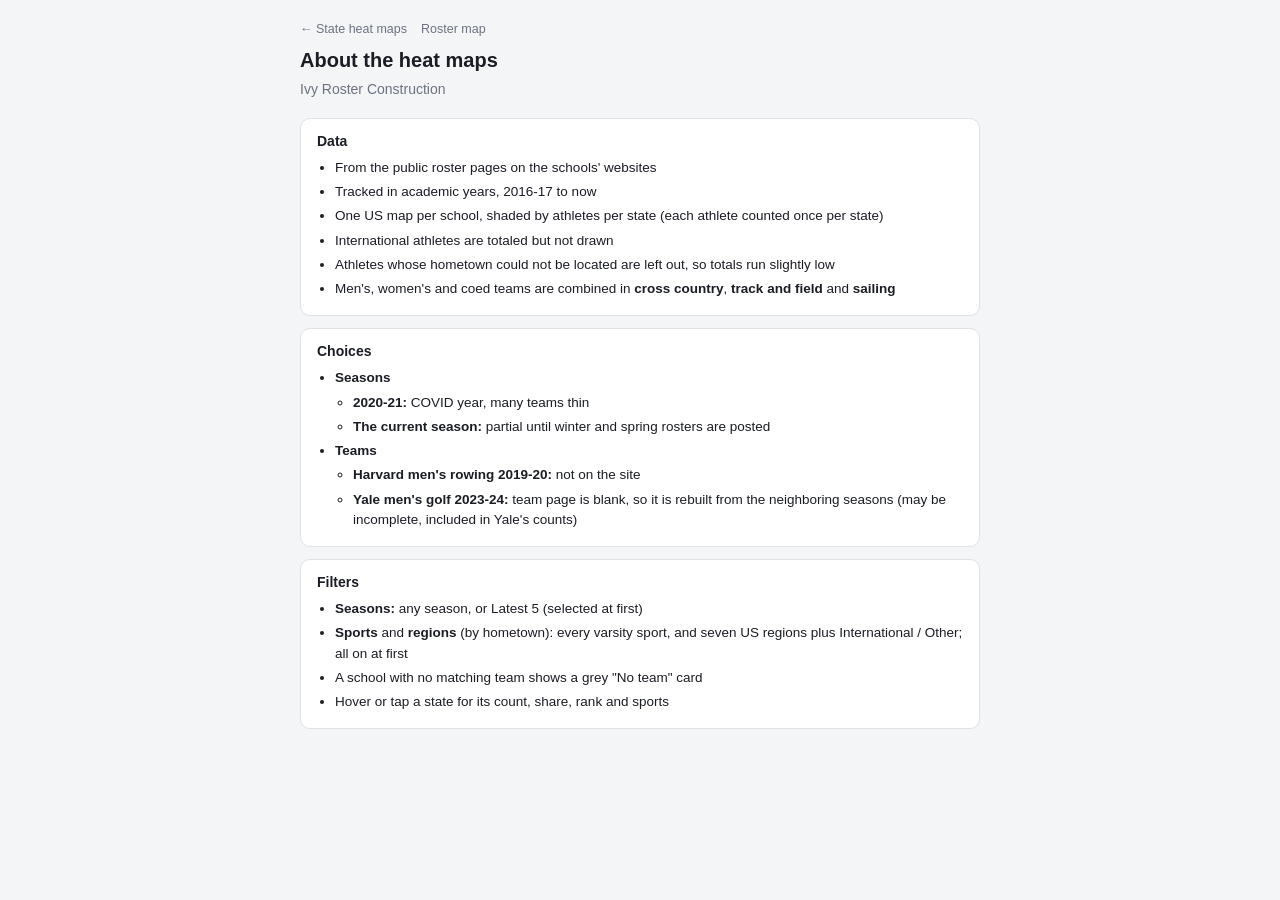
<file: docs/about-heatmaps.html>
<!DOCTYPE html>
<html lang="en">
<head>
<meta charset="utf-8" />
<meta name="viewport" content="width=device-width, initial-scale=1.0" />
<title>About the heat maps: Ivy League Roster Construction</title>
<link rel="icon" href="data:," />
<link rel="stylesheet" href="shared.css?v=e5089319" />
<link rel="stylesheet" href="about.css?v=fe382462" />
</head>
<body>
<main>
  <nav><a href="heatmaps.html">&larr; State heat maps</a><a href="index.html">Roster map</a></nav>
  <h1>About the heat maps</h1>
  <p class="lede">Ivy Roster Construction</p>

  <section>
    <h2>Data</h2>
    <ul>
      <li>From the public roster pages on the schools' websites</li>
      <li>Tracked in academic years, 2016-17 to now</li>
      <li>One US map per school, shaded by athletes per state (each athlete counted once per state)</li>
      <li>International athletes are totaled but not drawn</li>
      <li>Athletes whose hometown could not be located are left out, so totals run slightly low</li>
      <li>Men's, women's and coed teams are combined in <b>cross country</b>, <b>track and field</b> and <b>sailing</b></li>
    </ul>
  </section>

  <section>
    <h2>Choices</h2>
    <ul>
      <li><b>Seasons</b>
        <ul>
          <li><b>2020-21:</b> COVID year, many teams thin</li>
          <li><b>The current season:</b> partial until winter and spring rosters are posted</li>
        </ul>
      </li>
      <li><b>Teams</b>
        <ul>
          <li><b>Harvard men's rowing 2019-20:</b> not on the site</li>
          <li id="inferred"><b>Yale men's golf 2023-24:</b> team page is blank, so it is rebuilt from the neighboring seasons (may be incomplete, included in Yale's counts)</li>
        </ul>
      </li>
    </ul>
  </section>

  <section>
    <h2>Filters</h2>
    <ul>
      <li><b>Seasons:</b> any season, or Latest 5 (selected at first)</li>
      <li><b>Sports</b> and <b>regions</b> (by hometown): every varsity sport, and seven US regions plus International / Other; all on at first</li>
      <li>A school with no matching team shows a grey "No team" card</li>
      <li>Hover or tap a state for its count, share, rank and sports</li>
    </ul>
  </section>
</main>
</body>
</html>
</file>
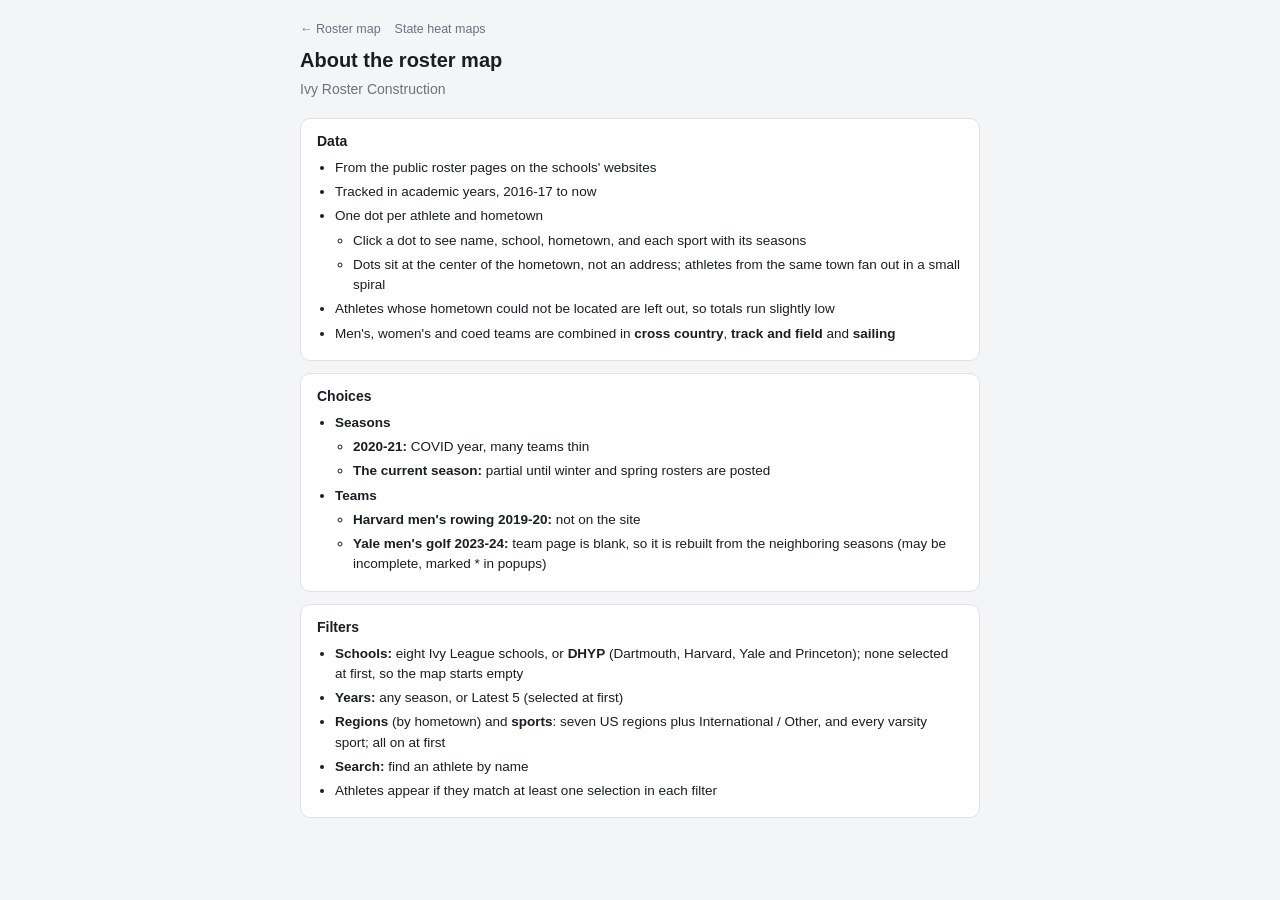
<file: docs/about.html>
<!DOCTYPE html>
<html lang="en">
<head>
<meta charset="utf-8" />
<meta name="viewport" content="width=device-width, initial-scale=1.0" />
<title>About the roster map: Ivy League Roster Construction</title>
<link rel="icon" href="data:," />
<link rel="stylesheet" href="shared.css?v=e5089319" />
<link rel="stylesheet" href="about.css?v=fe382462" />
</head>
<body>
<main>
  <nav><a href="index.html">&larr; Roster map</a><a href="heatmaps.html">State heat maps</a></nav>
  <h1>About the roster map</h1>
  <p class="lede">Ivy Roster Construction</p>

  <section>
    <h2>Data</h2>
    <ul>
      <li>From the public roster pages on the schools' websites</li>
      <li>Tracked in academic years, 2016-17 to now</li>
      <li>One dot per athlete and hometown
        <ul>
          <li>Click a dot to see name, school, hometown, and each sport with its seasons</li>
          <li>Dots sit at the center of the hometown, not an address; athletes from the same town fan out in a small spiral</li>
        </ul>
      </li>
      <li>Athletes whose hometown could not be located are left out, so totals run slightly low</li>
      <li>Men's, women's and coed teams are combined in <b>cross country</b>, <b>track and field</b> and <b>sailing</b></li>
    </ul>
  </section>

  <section>
    <h2>Choices</h2>
    <ul>
      <li><b>Seasons</b>
        <ul>
          <li><b>2020-21:</b> COVID year, many teams thin</li>
          <li><b>The current season:</b> partial until winter and spring rosters are posted</li>
        </ul>
      </li>
      <li><b>Teams</b>
        <ul>
          <li><b>Harvard men's rowing 2019-20:</b> not on the site</li>
          <li id="inferred"><b>Yale men's golf 2023-24:</b> team page is blank, so it is rebuilt from the neighboring seasons (may be incomplete, marked * in popups)</li>
        </ul>
      </li>
    </ul>
  </section>

  <section>
    <h2>Filters</h2>
    <ul>
      <li><b>Schools:</b> eight Ivy League schools, or <b>DHYP</b> (Dartmouth, Harvard, Yale and Princeton); none selected at first, so the map starts empty</li>
      <li><b>Years:</b> any season, or Latest 5 (selected at first)</li>
      <li><b>Regions</b> (by hometown) and <b>sports</b>: seven US regions plus International / Other, and every varsity sport; all on at first</li>
      <li><b>Search:</b> find an athlete by name</li>
      <li>Athletes appear if they match at least one selection in each filter</li>
    </ul>
  </section>
</main>
</body>
</html>
</file>
<file: docs/shared.css>
/* Base styles shared by every page (linked before each page's own stylesheet). */
:root {
  --bg: #f4f5f7;
  --panel: #ffffff;
  --panel-border: #dfe1e6;
  --text: #1a1d24;
  --text-dim: #6b7280;
}

* { box-sizing: border-box; }

html, body {
  margin: 0;
  background: var(--bg);
  color: var(--text);
  font-family: -apple-system, BlinkMacSystemFont, "Segoe UI", Roboto, Helvetica, Arial, sans-serif;
}

.link-btn {
  background: none;
  border: none;
  padding: 0;
  color: var(--text-dim);
  font: inherit;
  font-size: 12px;
  text-decoration: underline;
  cursor: pointer;
}
.link-btn:hover { color: var(--text); }

.about-btn {
  display: inline-block;
  padding: 3px 10px;
  background: var(--panel);
  border: 1px solid var(--panel-border);
  border-radius: 8px;
  color: var(--text);
  font-size: 12px;
  font-weight: 600;
  text-decoration: none;
}
.about-btn:hover { border-color: #3a4256; }

.chip {
  border: 1px solid var(--panel-border);
  border-radius: 999px;
  background: #f0f1f4;
  font-size: 12.5px;
  color: var(--text);
  cursor: pointer;
  user-select: none;
}
.chip.off { opacity: 0.35; }
</file>
<file: docs/about.css>
body { line-height: 1.5; }
main { max-width: 720px; margin: 0 auto; padding: 20px 20px 48px; }
nav { display: flex; gap: 14px; font-size: 12.5px; }
nav a { color: var(--text-dim); text-decoration: none; }
nav a:hover { color: var(--text); }
h1 { margin: 6px 0 4px; font-size: 20px; }
.lede { margin: 0 0 18px; color: var(--text-dim); font-size: 14px; }
section { background: var(--panel); border: 1px solid var(--panel-border); border-radius: 10px; padding: 12px 16px; margin-bottom: 12px; }
h2 { margin: 0 0 6px; font-size: 14px; }
p, li { font-size: 13.5px; margin: 4px 0; }
ul { margin: 4px 0; padding-left: 18px; }
a { color: inherit; }
b { font-weight: 600; }
</file>
